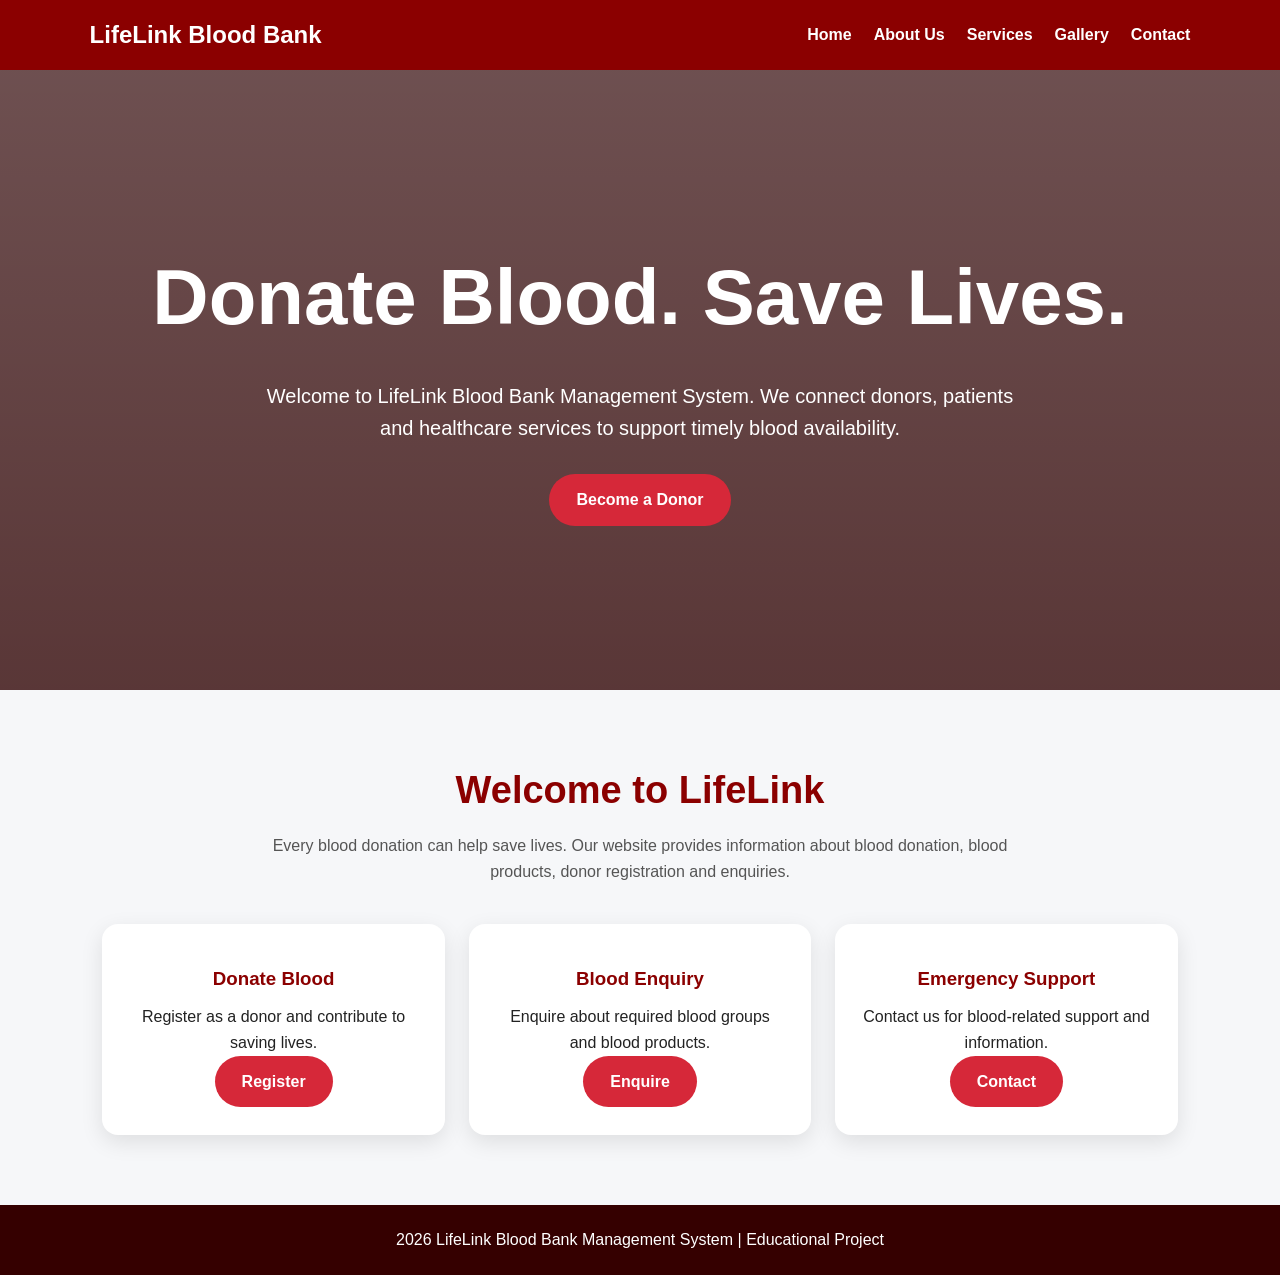
<file: index.html>
<!DOCTYPE html>
<html lang="en">
  <head>
    <meta charset="UTF-8">
    <meta name="viewport" content="width=device-width,initial-scale=1.0">
    <title>Home | LifeLink</title>
    <link rel="stylesheet" href="style.css">
  </head>
<body>
  <nav>
<a class="logo" href="index.html"> LifeLink Blood Bank</a>
<ul>
<li><a href="index.html">Home</a></li>
<li><a href="about.html">About Us</a></li>
<li><a href="services.html">Services</a></li>
<li><a href="gallery.html">Gallery</a></li>
<li><a href="contact.html">Contact</a></li>
</ul>
</nav>
<section class="hero">
  <div>
  <h1>Donate Blood. Save Lives.</h1>
  <p>Welcome to LifeLink Blood Bank Management System. We connect donors, patients and healthcare services to support timely blood availability.</p>
  <a class="btn" href="registration.html">Become a Donor</a>
</div>
</section>
<section>
  <h2 class="section-title">Welcome to LifeLink</h2>
  <p class="section-text">Every blood donation can help save lives. Our website provides information about blood donation, blood products, donor registration and enquiries.</p>
<div class="cards">
  <div class="card">
    <div class="icon"> 
    </div>
    <h3>Donate Blood</h3>
    <p>Register as a donor and contribute to saving lives.</p>
    <a class="btn" href="registration.html">Register</a>
  </div>
<div class="card">
  <div class="icon"> 
  </div>
  <h3>Blood Enquiry</h3>
  <p>Enquire about required blood groups and blood products.</p>
  <a class="btn" href="services.html#enquiry">Enquire</a>
</div>
<div class="card">
  <div class="icon"> 
  </div>
  <h3>Emergency Support</h3>
  <p>Contact us for blood-related support and information.</p>
  <a class="btn" href="contact.html">Contact</a>
</div>
</div>
</section>
<footer>
  2026 LifeLink Blood Bank Management System | Educational Project
</footer>
</body>
</html>
</file>
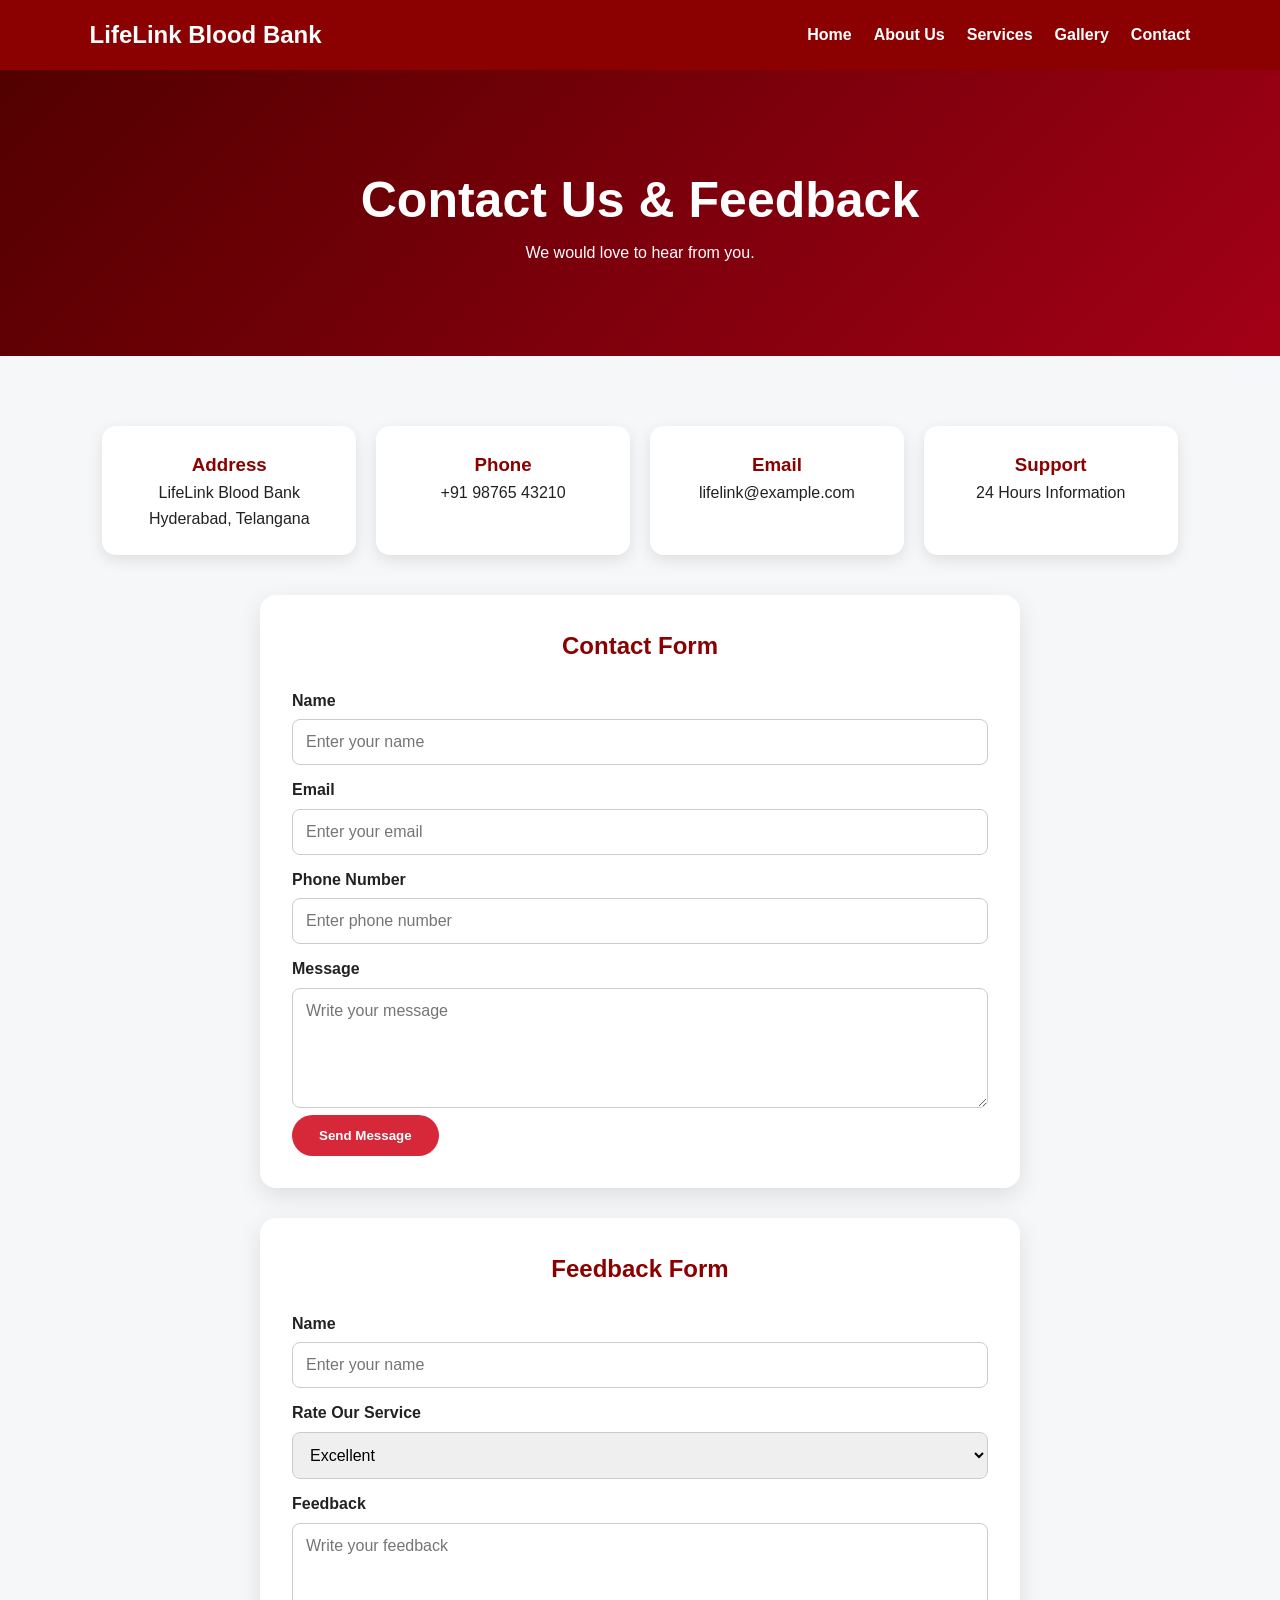
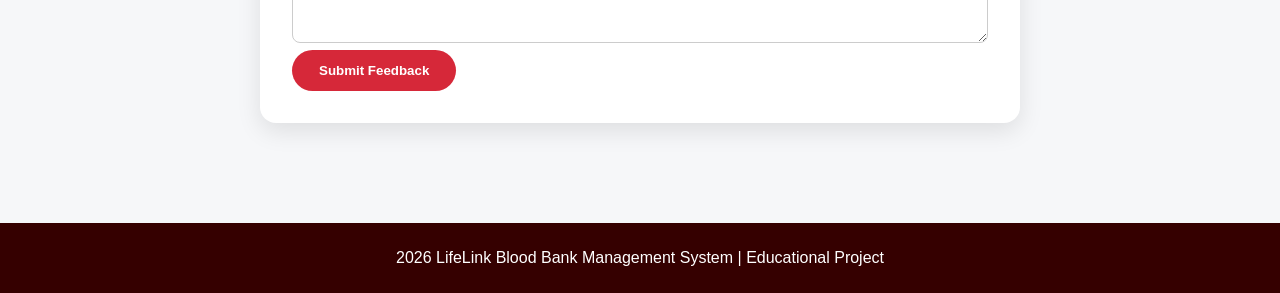
<file: contact.html>
<!DOCTYPE html>
<html lang="en">
  <head><meta charset="UTF-8">
    <meta name="viewport" content="width=device-width,initial-scale=1.0">
    <title>Contact & Feedback | LifeLink</title>
    <link rel="stylesheet" href="style.css">
  </head>
<body>
  <nav>
<a class="logo" href="index.html"> LifeLink Blood Bank</a>
<ul>
<li><a href="index.html">Home</a></li>
<li><a href="about.html">About Us</a></li>
<li><a href="services.html">Services</a></li>
<li><a href="gallery.html">Gallery</a></li>
<li><a href="contact.html">Contact</a></li>
</ul>
</nav>
  <div class="page-banner">
    <h1>Contact Us & Feedback</h1>
    <p>We would love to hear from you.</p>
  </div>
<section>
  <div class="contact-info">
<div class="info-box">
  <h3> Address</h3>
  <p>LifeLink Blood Bank<br>Hyderabad, Telangana</p>
</div>
<div class="info-box">
  <h3> Phone</h3>
  <p>+91 98765 43210</p>
</div>
<div class="info-box">
  <h3> Email</h3>
  <p>lifelink@example.com</p>
</div>
<div class="info-box">
  <h3> Support</h3>
  <p>24 Hours Information</p>
</div>
</div>
<div class="form-section">
<div class="form-box">
  <h2>Contact Form</h2>
  <form onsubmit="showMessage(event,'Message sent successfully!')">
<label>Name</label>
    <input required type="text" placeholder="Enter your name">
<label>Email</label>
    <input required type="email" placeholder="Enter your email">
<label>Phone Number</label>
    <input type="tel" placeholder="Enter phone number">
<label>Message</label>
    <textarea required placeholder="Write your message"></textarea>
<button class="btn" type="submit">Send Message</button>
  </form>
</div>
<div class="form-box">
  <h2>Feedback Form</h2>
  <form onsubmit="showMessage(event,'Thank you for your feedback!')">
<label>Name</label>
    <input required type="text" placeholder="Enter your name">
<label>Rate Our Service</label>
    <select>
      <option>Excellent</option>
      <option>Good</option>
      <option>Average</option>
      <option>Poor</option>
    </select>
<label>Feedback</label>
    <textarea required placeholder="Write your feedback"></textarea>
<button class="btn" type="submit">Submit Feedback</button>
  </form>
</div>
</div>
</section>
<script>function showMessage(e,m){e.preventDefault();alert(m);e.target.reset();}</script>
  <footer>
    2026 LifeLink Blood Bank Management System | Educational Project
  </footer>
</body>
</html>
</file>
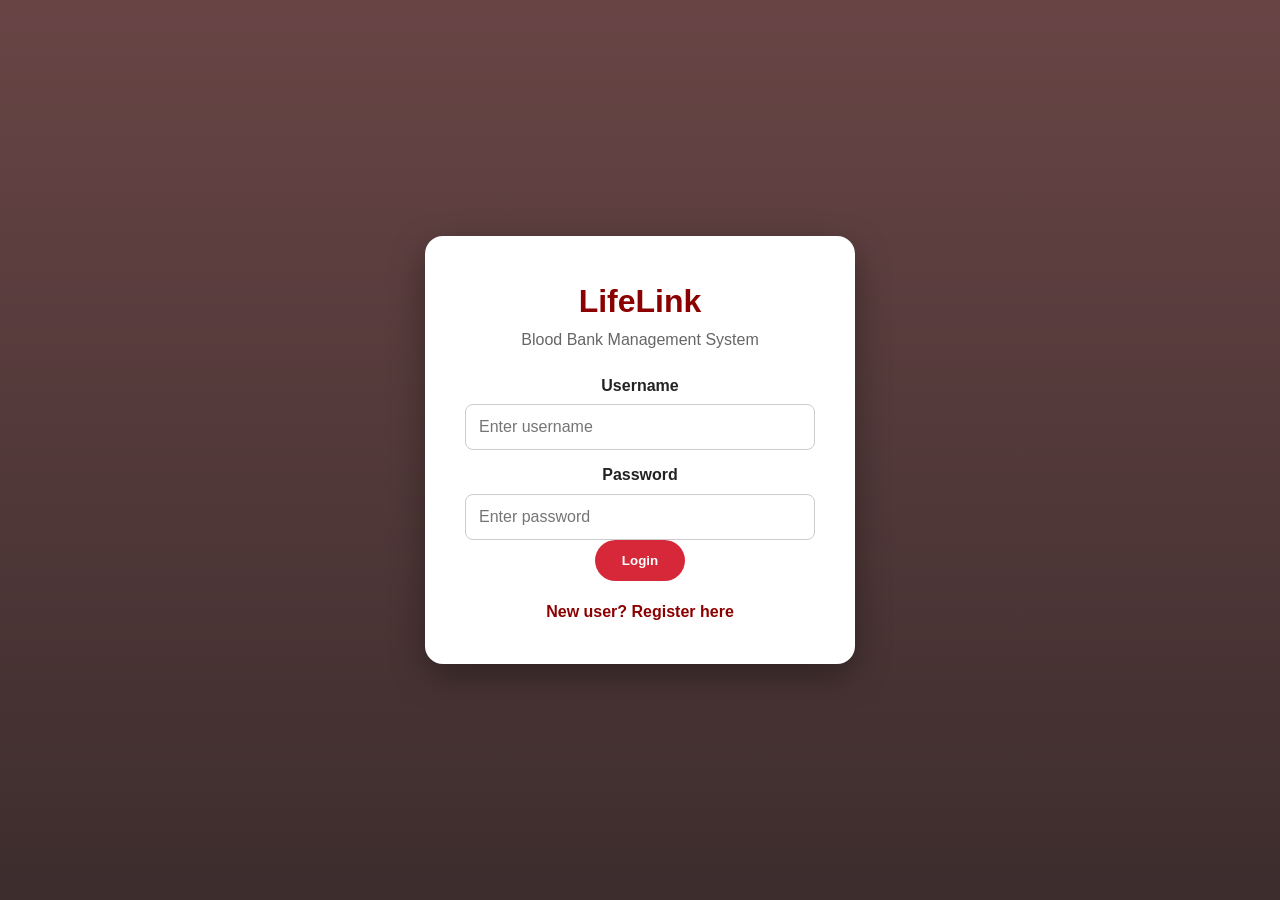
<file: login.html>
<!DOCTYPE html>
<html lang="en">
 <head>
 <meta charset="UTF-8">
  <meta name="viewport" content="width=device-width,initial-scale=1.0">
<title>Login | LifeLink Blood Bank</title>
  <link rel="stylesheet" href="style.css">
 </head>
<body><main class="login-page">
 <div class="login-box">
<div class="blood"> 
</div>
  <h1>LifeLink</h1>
  <p>Blood Bank Management System</p>
<form onsubmit="return loginUser(event)">
<label>Username</label>
 <input id="username" type="text" placeholder="Enter username" required>
<label>Password</label>
 <input id="password" type="password" placeholder="Enter password" required>
<br>
 <button class="btn" type="submit">Login</button>
</form>
<a class="small-link" href="registration.html">New user? Register here</a>
</div>
</main>
<script>
function loginUser(event)
{
 event.preventDefault();
 alert("Login successful!");
 window.location.href="index.html";
 return false;
}
</script>
</body>
</html>
</file>
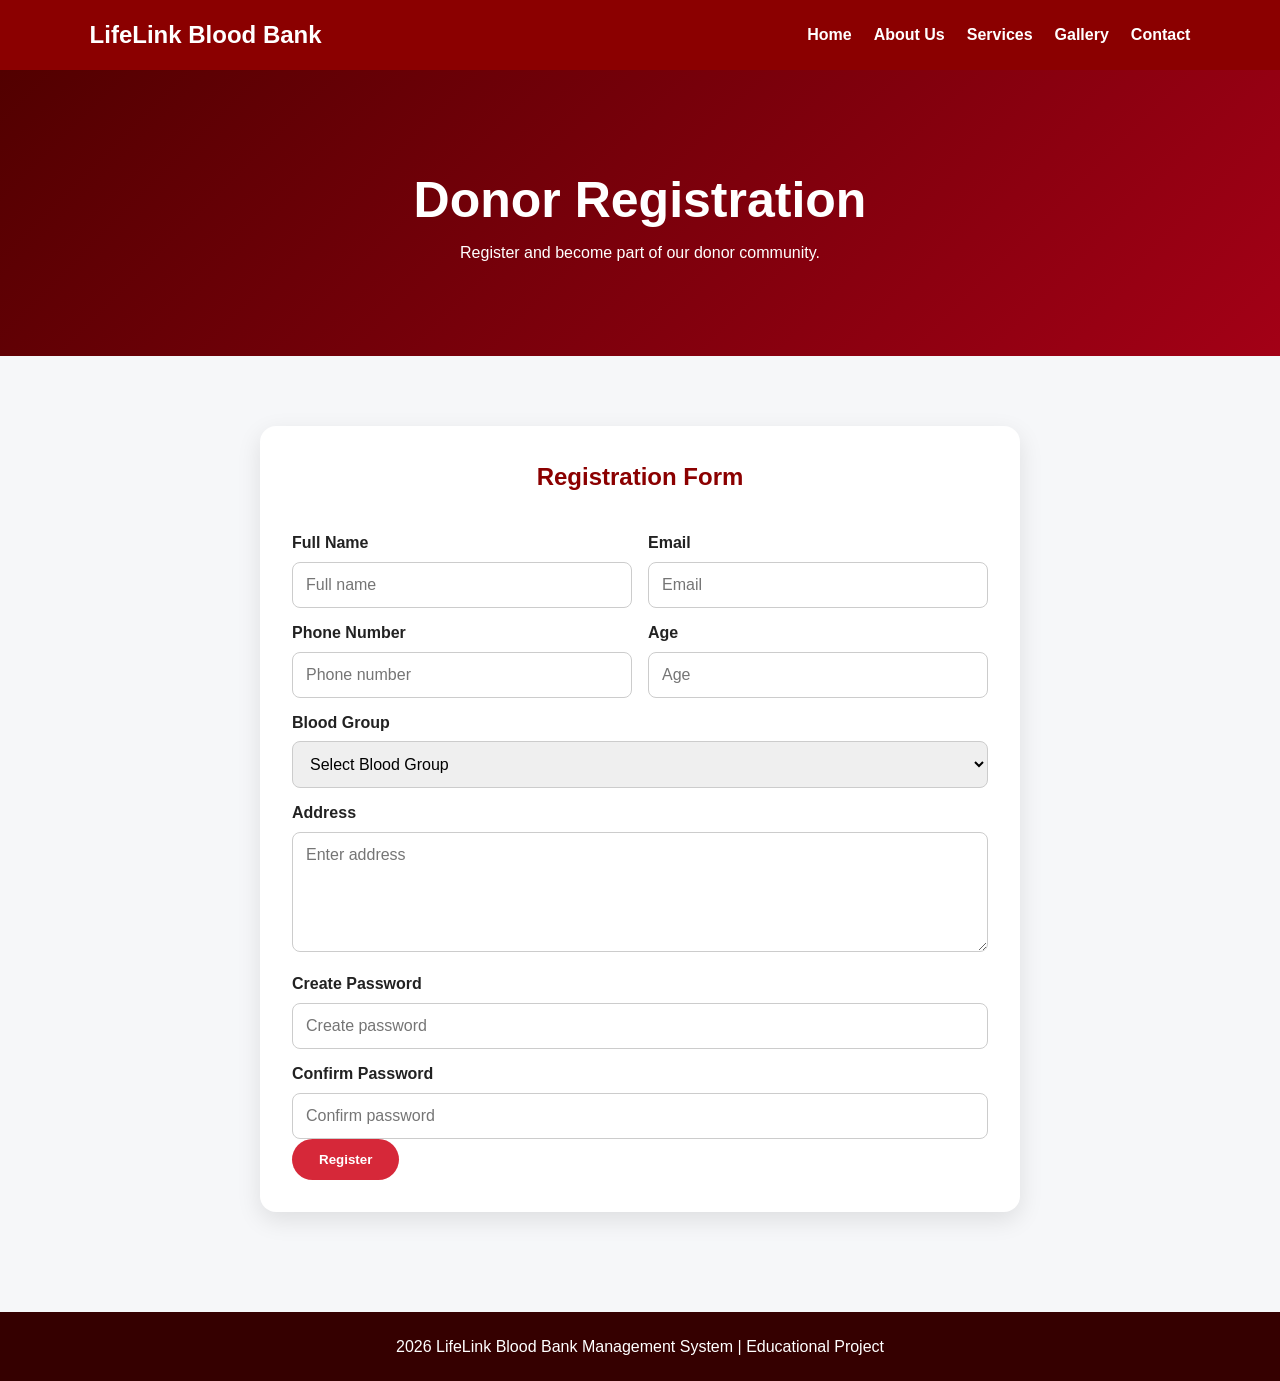
<file: registration.html>
<!DOCTYPE html>
<html lang="en">
<head>
<meta charset="UTF-8">
<meta name="viewport" content="width=device-width,initial-scale=1.0">
  <title>Registration | LifeLink</title>
  <link rel="stylesheet" href="style.css">
</head>
<body>
<nav>
<a class="logo" href="index.html"> LifeLink Blood Bank</a>
<ul>
<li><a href="index.html">Home</a></li>
<li><a href="about.html">About Us</a></li>
<li><a href="services.html">Services</a></li>
<li><a href="gallery.html">Gallery</a></li>
<li><a href="contact.html">Contact</a></li>
</ul>
</nav>
<div class="page-banner">
<h1>Donor Registration</h1>
<p>Register and become part of our donor community.</p>
</div>
<section>
<div class="form-section">
<div class="form-box">
<h2>Registration Form</h2>
<form onsubmit="registerUser(event)">
<div class="two-col"><div>
<label>Full Name</label>
<input required type="text" placeholder="Full name">
</div>
  <div>
  <label>Email</label>
    <input required type="email" placeholder="Email">
</div>
</div>
<div class="two-col"><div>
  <label>Phone Number</label>
  <input required type="tel" placeholder="Phone number">
</div><div><label>Age</label><input required type="number" min="18" max="65" placeholder="Age"></div></div>
<label>Blood Group</label>
<select required>
<option value="">Select Blood Group</option>
  <option>A+</option>
  <option>A-</option>
  <option>B+</option>
  <option>B-</option>
  <option>AB+</option>
  <option>AB-</option>
  <option>O+</option>
  <option>O-</option>
</select>
<label>Address</label>
  <textarea required placeholder="Enter address"></textarea>
<label>Create Password</label>
<input required type="password" placeholder="Create password">
<label>Confirm Password</label>
<input id="confirmPassword" required type="password" placeholder="Confirm password">
<button class="btn" type="submit">Register</button>
</form>
</div></div>
</section>
<script>function registerUser(e){e.preventDefault();if(e.target.querySelectorAll('input[type=password]')[0].value!==document.getElementById('confirmPassword').value){alert('Passwords do not match!');return;}alert('Registration successful! You can now login.');window.location.href='login.html';}</script><footer>
2026 LifeLink Blood Bank Management System | Educational Project
</footer>
</body>
</html>
</file>
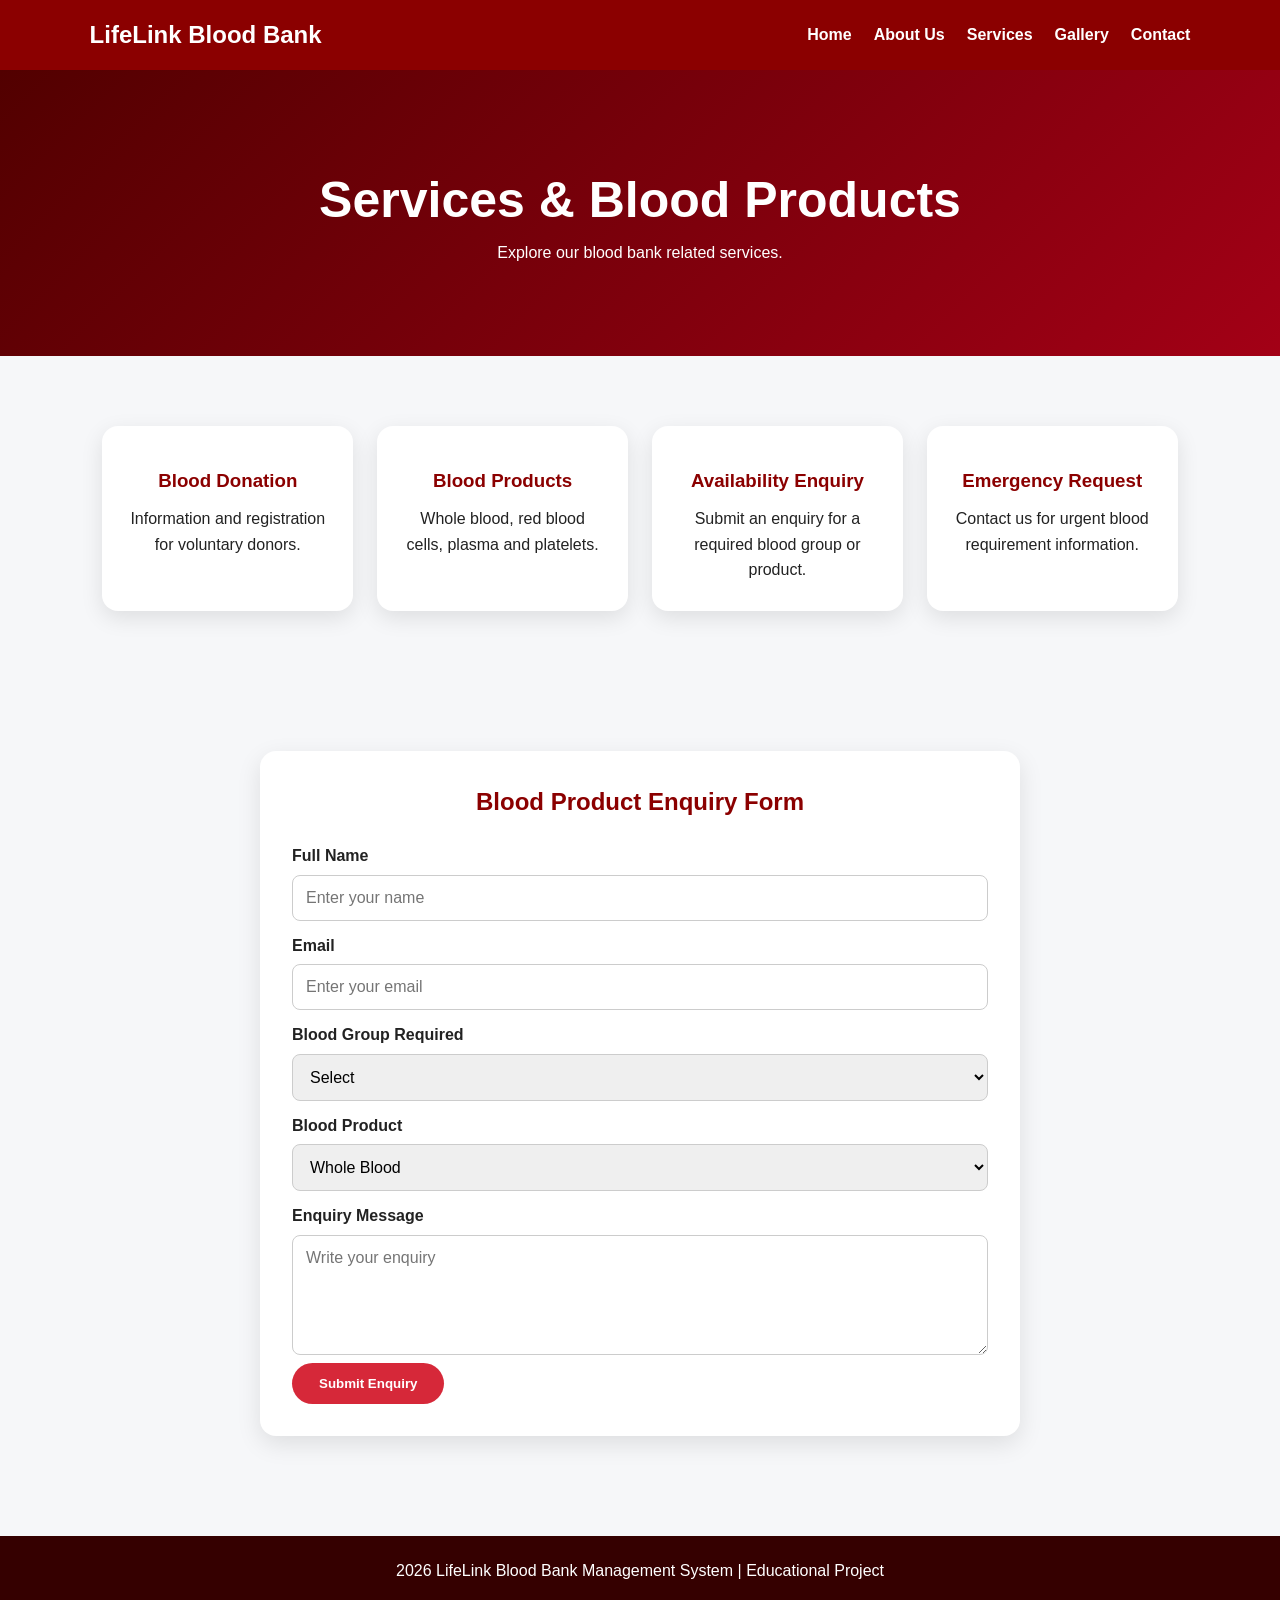
<file: services.html>
<!DOCTYPE html>
<html lang="en">
<head>
  <meta charset="UTF-8">
  <meta name="viewport" content="width=device-width,initial-scale=1.0">
  <title>Services | LifeLink</title>
  <link rel="stylesheet" 
  href="style.css">
</head>
<body>
  <nav>
<a class="logo" href="index.html"> 
  LifeLink Blood Bank</a>
<ul>
<li><a href="index.html">Home</a></li>
<li><a href="about.html">About Us</a></li>
<li><a href="services.html">Services</a></li>
<li><a href="gallery.html">Gallery</a></li>
<li><a href="contact.html">Contact</a></li>
</ul>
</nav>
<div class="page-banner">
  <h1>Services & Blood Products</h1>
  <p>
  Explore our blood bank related services.
  </p>
</div>
<section>
<div class="cards">
<div class="card"><div class="icon"> </div><h3>Blood Donation</h3><p>Information and registration for voluntary donors.</p></div>
<div class="card"><div class="icon"> </div><h3>Blood Products</h3><p>Whole blood, red blood cells, plasma and platelets.</p></div>
<div class="card"><div class="icon"> </div><h3>Availability Enquiry</h3><p>Submit an enquiry for a required blood group or product.</p></div>
<div class="card"><div class="icon"> </div><h3>Emergency Request</h3><p>Contact us for urgent blood requirement information.</p></div>
</div>
</section>
<section id="enquiry">
<div class="form-section">
<div class="form-box">
<h2>
Blood Product Enquiry Form
</h2>
<form onsubmit="showMessage(event,'Enquiry submitted successfully!')">
<label>Full Name</label>
<input type="text" required placeholder="Enter your name">
<label>Email</label>
<input type="email" required placeholder="Enter your email">
<label>Blood Group Required</label>
<select required><option value="">Select</option>
  <option>A+</option>
  <option>A-</option>
  <option>B+</option>
  <option>B-</option>
  <option>AB+</option>
  <option>AB-</option>
  <option>O+</option>
  <option>O-</option>
</select>
<label>Blood Product</label>
<select>
<option>Whole Blood</option>
<option>Red Blood Cells</option>
<option>Plasma</option>
<option>Platelets</option>
</select>
<label>Enquiry Message</label>
<textarea required placeholder="Write your enquiry"></textarea>
<button class="btn" type="submit">Submit Enquiry</button>
</form>
</div>
</div>
</section>
<script>function showMessage(e,m){e.preventDefault();alert(m);e.target.reset();}</script>
  <footer>
  2026 LifeLink Blood Bank Management System | Educational Project
  </footer>
</body>
</html>
</file>
<file: style.css>
*{
margin:0;
padding:0;
box-sizing:border-box;
font-family:Arial,sans-serif
}
html
{
scroll-behavior:smooth
}
body
{
background:#f6f7f9;
color:#222;
line-height:1.6
}
nav
{
background:#8b0000;
padding:16px 7%;
display:flex;
align-items:center;
justify-content:space-between;
position:sticky;top:0;
z-index:10
}
.logo
{
color:#fff;
font-size:24px;
font-weight:700;
text-decoration:none
}
nav ul
{
display:flex;
gap:22px;
list-style:none;
flex-wrap:wrap
}
nav a
{
color:#fff;
text-decoration:none;
font-weight:600
}
nav a:hover
{
color:#ffd0d0
}
.hero
{
min-height:620px;
display:grid;
place-items:center;
text-align:center;
color:#fff;
padding:40px 8%;
background:linear-gradient(rgba(45,0,0,.68),rgba(45,0,0,.78)),
url("https://images.unsplash.com/photo-1584982751601-97dcc096659c?auto=format&fit=crop&w=1600&q=80") center/cover
}
.hero h1
{
font-size:clamp(42px,7vw,78px);max-width:1000px
}
.hero p
{
font-size:20px;
max-width:780px;
margin:20px auto 30px
}
.btn
{
display:inline-block;
background:#d62839;color:#fff;
border:none;border-radius:30px;
padding:13px 27px;
text-decoration:none;
font-weight:700;
cursor:pointer
}
.btn:hover
{
background:#a90d1d
}
section
{
padding:70px 8%
}
.section-title
{
text-align:center;
color:#8b0000;
font-size:38px;
margin-bottom:12px
}
.section-text
{
text-align:center;
max-width:800px;
margin:0 auto 40px;color:#555
}
.page-banner
{
padding:90px 8%;
text-align:center;
color:#fff;
background:linear-gradient(135deg,#520000,#a30016)
}
.page-banner h1
{
font-size:50px
}
.cards
{
display:grid;
grid-template-columns:repeat(auto-fit,minmax(230px,1fr));
gap:24px
}
.card
{
background:#fff;
border-radius:16px;
padding:28px;
text-align:center;
box-shadow:0 7px 22px rgba(0,0,0,.1)
}
.card:hover
{
transform:translateY(-5px);
transition:.25s
}
.icon
{
font-size:52px;
margin-bottom:12px
}
.card h3
{
color:#8b0000;margin-bottom:10px
}
.about-grid
{
display:grid;
grid-template-columns:1fr 1fr;
gap:40px;align-items:center
}
.about-grid img
{
width:100%;
border-radius:16px;
min-height:320px;
object-fit:cover
}
.about-grid h2
{
color:#8b0000;
font-size:34px;
margin-bottom:15px
}
.gallery
{
display:grid;
grid-template-columns:repeat(auto-fit,minmax(240px,1fr));gap:20px
}
.gallery img
{
width:100%;
height:230px;
object-fit:cover;
border-radius:14px;
box-shadow:0 5px 15px rgba(0,0,0,.12)
}
.form-section
{
max-width:760px;margin:auto
}
.form-box
{
background:#fff;
padding:32px;
border-radius:16px;
box-shadow:0 8px 24px rgba(0,0,0,.1);
margin-bottom:30px
}
.form-box h2
{
text-align:center;
color:#8b0000;
margin-bottom:22px
}
label
{
display:block;
font-weight:700;
margin:12px 0 6px
}
input,select,textarea{width:100%;padding:13px;border:1px solid #ccc;border-radius:8px;font-size:16px}
textarea
{
min-height:120px;resize:vertical
}
.two-col
{
display:grid;
grid-template-columns:1fr 1fr;
gap:16px
}
.contact-info
{
display:grid;
grid-template-columns:repeat(auto-fit,minmax(200px,1fr));
gap:20px;margin-bottom:40px
}
.info-box
{
background:#fff;
padding:24px;
text-align:center;
border-radius:14px;
box-shadow:0 5px 15px rgba(0,0,0,.1)
}
.info-box h3
{
color:#8b0000
}
footer
{
background:#350000;color:#fff;
text-align:center;
padding:22px;
margin-top:0
}
.login-page
{
min-height:100vh;
display:grid;
place-items:center;
padding:25px;
background:linear-gradient(rgba(50,0,0,.72),rgba(20,0,0,.82)),
url("https://images.unsplash.com/photo-1576091160399-112ba8d25d1d?auto=format&fit=crop&w=1600&q=80") center/cover
}
.login-box
{
background:#fff;width:min(430px,95vw);
padding:40px;
border-radius:18px;
text-align:center;
box-shadow:0 12px 35px rgba(0,0,0,.35)
}
.login-box .blood
{
font-size:60px
}
.login-box h1
{
color:#8b0000
}
.login-box p
{
color:#666;
margin-bottom:20px
}
.small-link
{
display:block;
margin-top:18px;color:#8b0000;
text-decoration:none;
font-weight:bold
}
@media(max-width:760px)
{
nav{
flex-direction:column;gap:12px
}
nav ul
{
justify-content:center;gap:12px
}
.about-grid
{
grid-template-columns:1fr
}
.two-col
{grid-template-columns:1fr}
.page-banner h1{font-size:38px}
}
</file>
